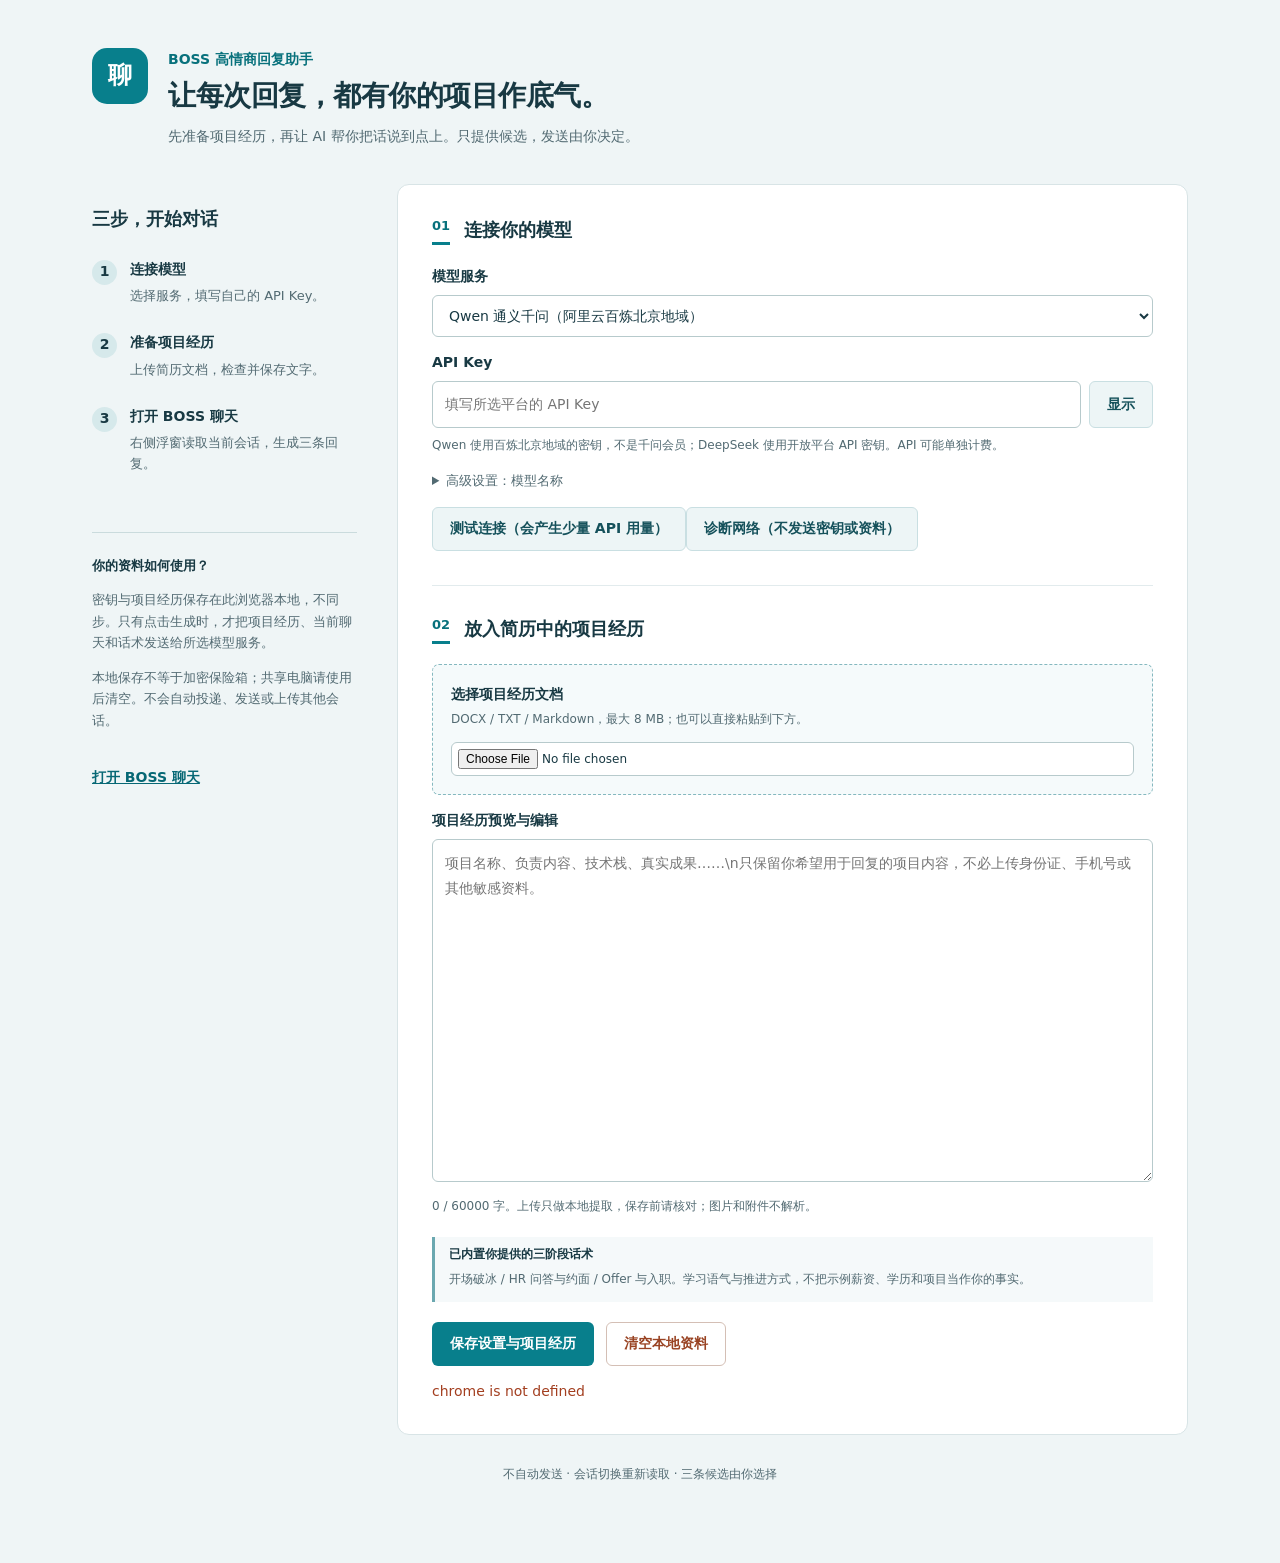
<file: boss-eq-reply/options.html>
<!doctype html>
<html lang="zh-CN"><head><meta charset="UTF-8"><meta name="viewport" content="width=device-width,initial-scale=1"><title>BOSS 回复助手 · 设置</title><link rel="stylesheet" href="options.css"></head>
<body><main>
 <header><div class="mark" aria-hidden="true">聊</div><div><p class="eyebrow">BOSS 高情商回复助手</p><h1>让每次回复，都有你的项目作底气。</h1><p class="intro">先准备项目经历，再让 AI 帮你把话说到点上。只提供候选，发送由你决定。</p></div></header>
 <div class="layout"><aside><h2>三步，开始对话</h2><ol><li><strong>连接模型</strong><span>选择服务，填写自己的 API Key。</span></li><li><strong>准备项目经历</strong><span>上传简历文档，检查并保存文字。</span></li><li><strong>打开 BOSS 聊天</strong><span>右侧浮窗读取当前会话，生成三条回复。</span></li></ol><div class="note"><strong>你的资料如何使用？</strong><p>密钥与项目经历保存在此浏览器本地，不同步。只有点击生成时，才把项目经历、当前聊天和话术发送给所选模型服务。</p><p>本地保存不等于加密保险箱；共享电脑请使用后清空。不会自动投递、发送或上传其他会话。</p></div><a href="https://www.zhipin.com/web/geek/chat" target="_blank" rel="noreferrer">打开 BOSS 聊天</a></aside>
 <section aria-label="插件设置"><form id="form">
 <div class="section-head"><span>01</span><h2>连接你的模型</h2></div>
 <label for="provider">模型服务</label><select id="provider"><option value="qwen">Qwen 通义千问（阿里云百炼北京地域）</option><option value="deepseek">DeepSeek 官方</option></select>
 <label for="key">API Key</label><div class="key-row"><input id="key" type="password" autocomplete="off" spellcheck="false" placeholder="填写所选平台的 API Key"><button type="button" id="reveal" aria-pressed="false">显示</button></div><p class="hint">Qwen 使用百炼北京地域的密钥，不是千问会员；DeepSeek 使用开放平台 API 密钥。API 可能单独计费。</p>
 <details><summary>高级设置：模型名称</summary><label for="model">模型名称</label><input id="model" value="qwen-plus" spellcheck="false"><p id="endpoint" class="hint"></p></details>
 <button id="test" type="button" class="secondary">测试连接（会产生少量 API 用量）</button>
 <div class="section-head second"><span>02</span><h2>放入简历中的项目经历</h2></div>
 <label class="upload" for="upload"><strong>选择项目经历文档</strong><span>DOCX / TXT / Markdown，最大 8 MB；也可以直接粘贴到下方。</span><input id="upload" type="file" accept=".docx,.txt,.md"></label>
 <label for="project">项目经历预览与编辑</label><textarea id="project" rows="13" maxlength="60000" placeholder="项目名称、负责内容、技术栈、真实成果……\n只保留你希望用于回复的项目内容，不必上传身份证、手机号或其他敏感资料。"></textarea>
 <p class="hint"><span id="count">0</span> / 60000 字。上传只做本地提取，保存前请核对；图片和附件不解析。</p>
 <div class="reference"><strong>已内置你提供的三阶段话术</strong><p>开场破冰 / HR 问答与约面 / Offer 与入职。学习语气与推进方式，不把示例薪资、学历和项目当作你的事实。</p></div>
 <div class="actions"><button type="submit" id="save">保存设置与项目经历</button><button type="button" id="clear" class="danger">清空本地资料</button></div><p id="status" role="status" aria-live="polite"></p>
 </form></section></div><footer>不自动发送 · 会话切换重新读取 · 三条候选由你选择</footer>
</main><script type="module" src="options.js"></script></body></html>
</file>
<file: boss-eq-reply/options.css>
:root{font-family:"Microsoft YaHei","PingFang SC",system-ui,sans-serif;color:#183943;background:#eff5f6;font-size:14px;line-height:1.65;color-scheme:light}*{box-sizing:border-box}body{margin:0}main{max-width:1160px;margin:48px auto;padding:0 32px}header{display:flex;gap:20px;align-items:flex-start;margin-bottom:36px}.mark{display:grid;place-items:center;width:56px;height:56px;background:#087f8c;color:white;border-radius:15px;font-size:24px;font-weight:bold;flex-shrink:0}h1{font-size:28px;letter-spacing:-.5px;line-height:1.5;margin:4px 0 8px}h2{font-size:18px;margin:0}.eyebrow{margin:0;color:#08717c;font-weight:bold}.intro{margin:0;color:#526a72}.layout{display:grid;grid-template-columns:265px minmax(0,1fr);gap:40px}aside{padding-top:20px}ol{padding:0;list-style:none;counter-reset:step;margin:24px 0 32px}li{counter-increment:step;position:relative;padding:0 0 25px 38px}li:before{content:counter(step);position:absolute;left:0;top:2px;background:#d6e9eb;border-radius:50%;width:25px;height:25px;text-align:center;font-weight:bold}li strong,li span{display:block}li span{font-size:13px;color:#526a72;margin-top:4px}.note{border-top:1px solid #cadbdd;padding:22px 0;font-size:13px;color:#526a72}.note strong{color:#183943}a{color:#076875;font-weight:bold}section{padding:30px 34px;background:white;border:1px solid #d8e4e6;border-radius:12px}.section-head{display:flex;align-items:center;gap:14px;margin-bottom:20px}.section-head span{font-size:13px;color:#08717c;font-weight:bold;border-bottom:3px solid #087f8c;padding-bottom:5px}.second{margin-top:34px;border-top:1px solid #e2ebed;padding-top:28px}label{display:block;margin:14px 0 7px;font-weight:bold}input,select,textarea{font:inherit;border:1px solid #b7cacc;border-radius:6px;padding:11px 12px;width:100%;color:#183943;background:white}textarea{resize:vertical;line-height:1.75;min-height:180px}.key-row{display:flex;gap:8px}.key-row input{min-width:0}button{font:inherit;font-weight:600;cursor:pointer;padding:11px 17px;border-radius:6px;border:1px solid transparent;background:#087f8c;color:white;line-height:1.4}button:hover{background:#066774}button:disabled{cursor:wait;opacity:.6}.secondary,#reveal{background:#edf5f6;color:#15515b;border-color:#c9dfe2}.danger{background:white;color:#994323;border-color:#d4bfb5}.hint{color:#526a72;font-size:12px;margin:8px 0 14px;overflow-wrap:anywhere}summary{cursor:pointer;color:#526a72;font-size:13px;margin:12px 0 16px}.upload{display:block;padding:18px;border:1px dashed #85b8bf;background:#f5fafb;border-radius:7px;font-weight:normal}.upload strong,.upload span{display:block}.upload span{font-size:12px;color:#526a72;margin:4px 0 12px}.upload input{font-size:12px;background:white;padding:6px}.reference{border-left:3px solid #6ba8b0;padding:8px 14px;font-size:12px;background:#f5f9fa;margin:20px 0}.reference p{margin:5px 0;color:#526a72}.actions{display:flex;gap:12px;flex-wrap:wrap}#status{min-height:24px;color:#076875;margin-bottom:0;overflow-wrap:anywhere}#status.error{color:#a33f20}footer{text-align:center;color:#526a72;font-size:12px;padding:30px}button:focus-visible,input:focus-visible,textarea:focus-visible,select:focus-visible,summary:focus-visible,a:focus-visible{outline:3px solid #46a5b1;outline-offset:3px}@media(max-width:800px){main{margin:24px auto;padding:0 18px}.layout{grid-template-columns:1fr;gap:20px}aside ol{display:flex;gap:12px}li{flex:1}aside .note{padding:12px 0}section{padding:22px}h1{font-size:23px}}@media(max-width:450px){aside ol{display:block}li{padding-bottom:14px}header{gap:12px}.mark{width:40px;height:40px;font-size:20px}h1{font-size:21px}}

#reveal{flex-shrink:0;min-width:64px;white-space:nowrap}
</file>
